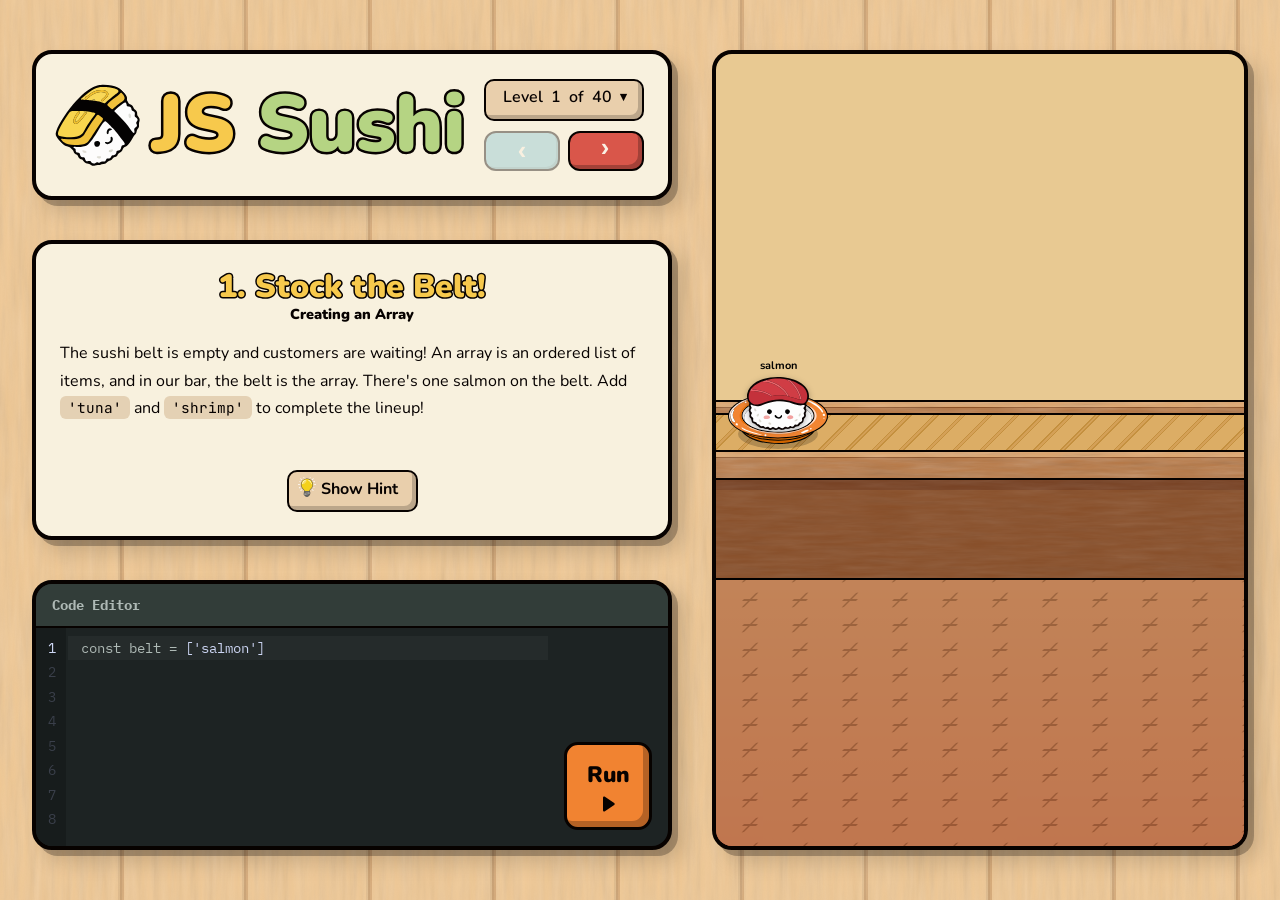
<file: index.html>
<!DOCTYPE html>
<html lang="en" prefix="og: https://ogp.me/ns#">
<head>
  <meta charset="UTF-8">
  <meta name="viewport" content="width=device-width, initial-scale=1.0">
  <title>JS Sushi — Learn JavaScript Arrays Through an Interactive Sushi Belt Game</title>
  <meta name="description" content="Learn JavaScript array methods by writing real code that controls a visual sushi conveyor belt. 40 interactive levels covering push, pop, map, filter, reduce, spread, destructuring and more.">
  <meta name="keywords" content="JavaScript, learn JavaScript, JavaScript arrays, array methods, interactive coding, coding game, sushi belt, push, pop, map, filter, reduce, spread operator, destructuring, beginner JavaScript, learn to code">
  <meta name="author" content="JS Sushi">
  <meta name="robots" content="index, follow">
  <meta name="theme-color" content="#1e1e2e">
  <link rel="canonical" href="https://denn1s.github.io/js-sushi/">

  <!-- Open Graph / Facebook -->
  <meta property="og:type" content="website">
  <meta property="og:url" content="https://denn1s.github.io/js-sushi/">
  <meta property="og:title" content="JS Sushi — Learn JavaScript Arrays Through an Interactive Sushi Belt Game">
  <meta property="og:description" content="Write real JavaScript to manipulate a visual sushi conveyor belt. 40 levels covering arrays from basics to advanced patterns like map, filter, reduce, spread, and destructuring.">
  <meta property="og:image" content="https://denn1s.github.io/js-sushi/favicon/android-chrome-512x512.png">
  <meta property="og:image:width" content="512">
  <meta property="og:image:height" content="512">
  <meta property="og:image:alt" content="JS Sushi mascot — a friendly sushi character">
  <meta property="og:site_name" content="JS Sushi">
  <meta property="og:locale" content="en_US">

  <!-- Twitter Card -->
  <meta name="twitter:card" content="summary_large_image">
  <meta name="twitter:title" content="JS Sushi — Learn JavaScript Arrays Through an Interactive Sushi Belt Game">
  <meta name="twitter:description" content="Write real JavaScript to manipulate a visual sushi conveyor belt. 40 levels covering arrays from basics to advanced patterns.">
  <meta name="twitter:image" content="https://denn1s.github.io/js-sushi/favicon/android-chrome-512x512.png">
  <meta name="twitter:image:alt" content="JS Sushi mascot — a friendly sushi character">

  <!-- Structured Data -->
  <script type="application/ld+json">
  {
    "@context": "https://schema.org",
    "@type": "WebApplication",
    "name": "JS Sushi",
    "url": "https://denn1s.github.io/js-sushi/",
    "description": "An interactive browser game that teaches JavaScript array methods through a sushi conveyor belt metaphor. 40 levels across 7 chapters.",
    "applicationCategory": "EducationalApplication",
    "operatingSystem": "Any",
    "browserRequirements": "Requires a modern browser with ES module support",
    "offers": {
      "@type": "Offer",
      "price": "0",
      "priceCurrency": "USD"
    },
    "author": {
      "@type": "Organization",
      "name": "JS Sushi"
    },
    "image": "https://denn1s.github.io/js-sushi/favicon/android-chrome-512x512.png",
    "screenshot": "https://denn1s.github.io/js-sushi/favicon/android-chrome-512x512.png",
    "educationalLevel": "Beginner",
    "learningResourceType": "Interactive game",
    "teaches": "JavaScript array methods",
    "inLanguage": "en",
    "isAccessibleForFree": true
  }
  </script>
  <script type="application/ld+json">
  {
    "@context": "https://schema.org",
    "@type": "Course",
    "name": "Learn JavaScript Arrays with JS Sushi",
    "description": "Master JavaScript array methods through 40 interactive levels. Topics include array creation, push, pop, splice, slice, map, filter, reduce, spread operator, and destructuring.",
    "provider": {
      "@type": "Organization",
      "name": "JS Sushi"
    },
    "isAccessibleForFree": true,
    "educationalLevel": "Beginner",
    "inLanguage": "en",
    "numberOfCredits": 0,
    "hasCourseInstance": {
      "@type": "CourseInstance",
      "courseMode": "Online",
      "courseWorkload": "PT2H"
    }
  }
  </script>

  <!-- Favicons -->
  <link rel="icon" type="image/x-icon" href="favicon/favicon.ico">
  <link rel="icon" type="image/png" sizes="32x32" href="favicon/favicon-32x32.png">
  <link rel="icon" type="image/png" sizes="16x16" href="favicon/favicon-16x16.png">
  <link rel="apple-touch-icon" sizes="180x180" href="favicon/apple-touch-icon.png">
  <link rel="manifest" href="favicon/site.webmanifest">

  <!-- Fonts -->
  <link rel="preconnect" href="https://fonts.googleapis.com">
  <link rel="preconnect" href="https://fonts.gstatic.com" crossorigin>
  <link href="https://fonts.googleapis.com/css2?family=IBM+Plex+Mono:wght@400;500;700&display=swap" rel="stylesheet">
  <link rel="stylesheet" href="css/variables.css">
  <link rel="stylesheet" href="css/style.css">
  <link rel="stylesheet" href="css/belt.css">
  <link rel="stylesheet" href="css/wood-grain.css">
  <link rel="stylesheet" href="css/bento.css">
  <link rel="stylesheet" href="css/title.css">
  <link rel="stylesheet" href="css/instructions.css">
  <link rel="stylesheet" href="css/editor-area.css">
</head>
<body>

  <!-- SVG filter for wood grain texture — remove with css/wood-grain.css -->
  <svg width="0" height="0" style="position:absolute">
    <filter id="wood-grain">
      <feTurbulence
        type="fractalNoise"
        baseFrequency="0.02 0.2"
        numOctaves="4"
        seed="3"
        stitchTiles="stitch"
      />
      <feColorMatrix type="saturate" values="0" />
    </filter>
  </svg>

  <main class="bento">
    <div class="bento-card title-area">
      <div class="title-left">
        <img class="mascot" src="svg/mascot.svg" alt="Sushi mascot">
        <h1 class="game-title"><span class="title-js">JS</span> <span class="title-sushi">Sushi</span></h1>
      </div>
      <div class="title-right">
        <button class="level-dropdown" id="level-dropdown">
          Level <span id="current-level">1</span> of <span id="total-levels">40</span>
          <span class="dropdown-arrow">&#9662;</span>
        </button>
        <div class="level-modal-overlay hidden" id="level-modal-overlay"></div>
        <div class="level-modal hidden" id="level-modal">
          <div class="level-modal-title">Select Level</div>
          <div class="level-grid" id="level-grid"></div>
        </div>
        <div class="nav-arrows">
          <button class="arrow-btn arrow-left" id="prev-btn">
            <span class="arrow-icon">&lsaquo;</span>
          </button>
          <button class="arrow-btn arrow-right" id="next-btn">
            <span class="arrow-icon">&rsaquo;</span>
          </button>
        </div>
      </div>
    </div>
    <div class="bento-card instructions-area">
      <div class="instructions-header">
        <h2 class="instructions-title" id="level-title">1. Your First Belt</h2>
        <p class="instructions-subtitle" id="level-subtitle">Array literal syntax</p>
      </div>
      <div class="instructions-body" id="level-description">
        <p>Create your first sushi belt by writing an array with <code>'salmon'</code> inside it.</p>
      </div>
      <div class="hint-wrapper">
        <button class="hint-btn" id="hint-btn">
          <img class="hint-icon" src="svg/light.svg" alt="">
          <span>Show Hint</span>
        </button>
        <div class="hint-modal-overlay hidden" id="hint-modal-overlay"></div>
        <div class="hint-modal hidden" id="hint-modal">
          <p id="level-hint">Use square brackets to create an array.</p>
        </div>
      </div>
    </div>
    <div class="bento-card editor-area">
      <div class="editor-topbar">
        <span class="editor-topbar-title">Code Editor</span>
      </div>
      <div class="editor-content">
        <div class="editor-body">
          <div id="editor-container"></div>
        </div>
        <div class="editor-run">
          <button class="run-btn" id="run-btn">
          Run
          <svg class="play-icon" viewBox="0 0 24 24" fill="var(--content-text)">
            <path d="M6 4.5c0-1.2 1.3-1.9 2.3-1.2l11.1 7.5c.9.6.9 1.8 0 2.4L8.3 20.7C7.3 21.4 6 20.7 6 19.5z"/>
          </svg>
        </button>
        </div>
      </div>
    </div>
    <div class="bento-card sushi-area">
      <div class="belt-container" id="belt-display"></div>
      <div class="belt-container second-belt hidden" id="belt-display-2"></div>
      <div class="plate-container hidden" id="plate-display"></div>
      <div class="table-wall hidden"></div>
    </div>
  </main>

  <script type="module" src="js/main.js"></script>
</body>
</html>
</file>
<file: css/variables.css>
:root {
  /* Wood */
  --wood-base: #F0C894;
  --wood-grain: #DAAC78;

  /* Palette */
  --red: #D9564A;
  --blue: #83C4D3;
  --yellow: #F7C94C;
  --orange: #F18331;
  --white: #FAF0E4;
  --green: #B5D483;

  /* Content */
  --content-bg: #F8F1DE;
  --content-highlight: #E4D1B4;
  --content-text: #070200;
}
</file>
<file: css/style.css>
@import url('https://fonts.googleapis.com/css2?family=Nunito:wght@400;600;700;800;900&family=JetBrains+Mono:wght@400;500&display=swap');

* {
  margin: 0;
  padding: 0;
  box-sizing: border-box;
}

body {
  font-family: 'Nunito', sans-serif;
  background:
    /* Soft shadow on grain lines for depth */
    repeating-linear-gradient(
      to right,
      transparent 0px,
      transparent 118px,
      rgba(0, 0, 0, 0.06) 118px,
      rgba(0, 0, 0, 0.06) 122px,
      transparent 122px,
      transparent 124px
    ),
    /* Thin grain separator lines */
    repeating-linear-gradient(
      to right,
      var(--wood-base) 0px,
      var(--wood-base) 120px,
      var(--wood-grain) 120px,
      var(--wood-grain) 124px
    );
  background-color: var(--wood-base);
  color: var(--content-text);
  min-height: 100vh;
  display: flex;
  flex-direction: column;
  align-items: center;
}

.hidden {
  display: none !important;
}

/* Animations */
@keyframes shake {
  0%, 100% { transform: translateX(0) }
  25% { transform: translateX(-6px) }
  50% { transform: translateX(6px) }
  75% { transform: translateX(-4px) }
}

@keyframes popIn {
  from { transform: scale(0.5); opacity: 0 }
  to { transform: scale(1); opacity: 1 }
}

@media (max-width: 1200px) {
  body {
    background:
      repeating-linear-gradient(
        to right,
        transparent 0px,
        transparent 38px,
        rgba(0, 0, 0, 0.06) 38px,
        rgba(0, 0, 0, 0.06) 42px,
        transparent 42px,
        transparent 44px
      ),
      repeating-linear-gradient(
        to right,
        var(--wood-base) 0px,
        var(--wood-base) 40px,
        var(--wood-grain) 40px,
        var(--wood-grain) 44px
      );
    background-color: var(--wood-base);
  }
}
</file>
<file: css/belt.css>
/* 3D Conveyor belt */
.conveyor {
  position: relative;
  margin-top: 80px;
}

.conveyor-back {
  position: absolute;
  top: 0;
  left: 0;
  right: 0;
  height: 15px;
  background: #5C3A1E;
  z-index: 1;
  background: linear-gradient(
    180deg,
    rgba(223, 164, 106, 1) 5px,
    rgba(138, 75, 28, 1) 5px,
    rgba(138, 75, 28, 1) 6px,
    rgba(183, 119, 67, 1) 6px,
    rgba(183, 119, 67, 1) 100%
    );
  border-bottom: 2px solid var(--content-text);
  border-top: 2px solid var(--content-text);

}

.conveyor-surface {
  position: relative;
  top: 8px;
  left: 0;
  right: 0;
  bottom: 12px;
  background: repeating-linear-gradient(
    -45deg,
    #D4A057,
    #D4A057 2px,
    #C4903F 2px,
    #C4903F 3px,
    #DCAD65 3px,
    #DCAD65 18px,
    #C4903F 18px,
    #C4903F 19px
    );
  z-index: 0;
  height: 50px;
}

.conveyor-front {
  position: relative;
  bottom: 0;
  left: 0;
  right: 0;
  height: 30px;
  background: linear-gradient(
    180deg,
    rgba(223, 164, 106, 1) 5px,
    rgba(138, 75, 28, 1) 5px,
    rgba(138, 75, 28, 1) 6px,
    rgba(183, 119, 67, 1) 6px,
    rgba(183, 119, 67, 1) 100%
    );
  z-index: 2;
  border-bottom: 2px solid var(--content-text);
  border-top: 2px solid var(--content-text);
  /* box-shadow: 0 2px 4px rgba(0, 0, 0, 0.2); */
}

.conveyor-wall {
  height: 100px;
  background: linear-gradient(
    180deg,
    #774021,
    #774021 10px,
    #884e28 10px,
    #884e28
    );
  position: relative;
  border-bottom: 2px solid black;
}

/* Wood grain texture on conveyor pieces */
.conveyor-wall::before {
  opacity: 0.15;
}

.conveyor-front::before,
.conveyor-back::before {
  opacity: 0.30;
}

.conveyor-wall::before,
.conveyor-front::before,
.conveyor-back::before {
  content: '';
  position: absolute;
  top: 0;
  inset: 0;
  filter: url(#wood-grain);
  background: var(--wood-grain, #a0764a);
  pointer-events: none;
}

.conveyor-wall,
.conveyor-front,
.conveyor-back {
  overflow: hidden;
}

.belt-container {
  position: relative;
  z-index: 1;
}

/* Belt items container */
.belt-items {
  position: absolute;
  z-index: 10;
  display: flex;
  align-items: flex-end;
  justify-content: center;
  gap: 4px;
  padding: 0 12px 16px;
  min-height: 120px;
  top: -60px;
}

.belt-empty {
  align-items: center;
  justify-content: center;
}

.belt-empty-label {
  display: none;
  color: #6c7086;
  font-size: 14px;
  font-family: sans-serif;
}

.belt-label {
  display: none;
  text-align: center;
  color: black;
  font-size: 12px;
  margin-top: 2px;
  position: absolute;
  font-weight: bold;
  top: -70px;
  width: 100%;
  left: 0;
}

/* Individual sushi-on-plate item */
.sushi-item {
  position: relative;
  display: flex;
  flex-direction: column;
  align-items: center;
  width: 100px;
  flex-shrink: 0;
  animation: slideIn 0.4s ease calc(var(--delay)) both;
}

/* shadow for the item */
.sushi-item::after {
  content: '';
  position: absolute;
  width: 80%;
  height: 30px;
  background: black;
  opacity: 0.2;
  bottom: -5px;
  z-index: -1;
  border-radius: 100%;
}

.second-belt {
  margin-top: -160px;
  z-index: 10;
}

@keyframes slideIn {
from {
  transform: translateY(-20px);
  opacity: 0;
}
to {
  transform: translateY(0);
  opacity: 1;
}
}

/* Plate image — full width of item */
.sushi-plate {
  width: 100%;
  height: auto;
  display: block;
}

/* Sushi piece — centered on top of plate */
.sushi-piece {
  position: absolute;
  width: 62%;
  top: -30%;
  left: 50%;
  transform: translateX(-50%);
  filter: drop-shadow(0 2px 3px rgba(0, 0, 0, 0.3));
}

/* Shrimp override — wider and offset for the tail */
.sushi-item[data-sushi="shrimp"] .sushi-piece {
  width: 66%;
  left: 55%;
}

/* Fallback inline SVG sushi */
.sushi-piece-fallback {
  width: 55%;
  top: 12%;
}

/* Label below plate */
.sushi-label {
  display: block;
  text-align: center;
  color: black;
  font-weight: bold;
  font-size: 11px;
  position: absolute;
  top: -35px;
}

/* Highlighted sushi item — THE CHOSEN SUSHI — massive golden divine glow */
.sushi-item.highlighted {
  animation: chosenFloat 2s ease-in-out infinite;
  z-index: 20;
}

.sushi-item.highlighted .sushi-piece {
  filter:
    drop-shadow(0 0 18px #f7c94c)
    drop-shadow(0 0 40px rgba(247, 201, 76, 0.7))
    drop-shadow(0 0 70px rgba(247, 201, 76, 0.5))
    drop-shadow(0 0 100px rgba(255, 215, 0, 0.35));
  animation: glowPulse 1.5s ease-in-out infinite;
}

/* Golden halo ring behind the chosen sushi */
.sushi-item.highlighted::before {
  content: '';
  position: absolute;
  top: -35%;
  left: 50%;
  transform: translateX(-50%);
  width: 130px;
  height: 130px;
  border-radius: 50%;
  background: radial-gradient(circle, rgba(255, 215, 0, 0.35) 0%, rgba(247, 201, 76, 0.15) 40%, transparent 70%);
  animation: haloBreath 2s ease-in-out infinite;
  pointer-events: none;
  z-index: -1;
}

@keyframes glowPulse {
  0%, 100% {
    filter:
      drop-shadow(0 0 16px #f7c94c)
      drop-shadow(0 0 36px rgba(247, 201, 76, 0.6))
      drop-shadow(0 0 60px rgba(247, 201, 76, 0.4))
      drop-shadow(0 0 90px rgba(255, 215, 0, 0.25));
  }
  50% {
    filter:
      drop-shadow(0 0 28px #ffd700)
      drop-shadow(0 0 56px rgba(255, 215, 0, 0.8))
      drop-shadow(0 0 90px rgba(247, 201, 76, 0.6))
      drop-shadow(0 0 120px rgba(255, 215, 0, 0.4));
  }
}

/* Gentle levitation */
@keyframes chosenFloat {
  0%, 100% { transform: translateY(0); }
  50% { transform: translateY(-6px); }
}

/* Halo breathing */
@keyframes haloBreath {
  0%, 100% { transform: translateX(-50%) scale(1); opacity: 0.7; }
  50% { transform: translateX(-50%) scale(1.2); opacity: 1; }
}

@keyframes popIn {
0% {
  transform: scale(0.3);
  opacity: 0;
}
60% {
  transform: scale(1.08);
  opacity: 1;
}
100% {
  transform: scale(1);
  opacity: 1;
}
}

/* Second belt (lower tier) */
.second-belt.belt-success {
  animation: secondBeltReveal 0.4s ease both;
}

@keyframes secondBeltReveal {
from {
  opacity: 0;
  transform: translateY(-8px);
}
to {
  opacity: 1;
  transform: translateY(0);
}
}

/* Plate container — wooden table surface */
.plate-container {
  position: relative;
  z-index: 20;
  display: flex;
  justify-content: center;
  align-items: flex-end;
  gap: 16px;
  background: #B77743;
  overflow: visible;
  height: 100px;
  margin-top: -80px;
  background: linear-gradient(
    180deg,
    rgba(223, 164, 106, 1),
    rgba(223, 164, 106, 1) 70px,
    rgba(138, 75, 28, 1) 70px,
    rgba(138, 75, 28, 1) 71px,
    rgba(183, 119, 67, 1) 71px,
    rgba(183, 119, 67, 1) 100px
    );
  border-bottom: 2px solid var(--content-text);
  border-top: 2px solid var(--content-text);
}

/* Wood grain texture on table top */
.plate-container::before {
  content: '';
  position: absolute;
  inset: 0;
  filter: url(#wood-grain);
  background: var(--wood-grain, #a0764a);
  opacity: 0.15;
  pointer-events: none;
}


/* Table wall — depth below plate container */
.table-wall {
  position: relative;
  z-index: 19;
  height: 70px;
  background: linear-gradient(
    180deg,
    #774021,
    #774021 10px,
    #884e28 10px,
    #884e28
    );
  position: relative;
  overflow: hidden;
  border: 2px solid black;
}

.table-wall::before {
  content: '';
  position: absolute;
  inset: 0;
  filter: url(#wood-grain);
  background: var(--wood-grain, #a0764a);
  opacity: 0.15;
  pointer-events: none;
}

.table-wall.hidden {
  display: none;
}

/* Plate items */
.plate-item {
  animation: plateSlideUp 0.4s ease calc(var(--plate-delay, 0s)) both;
}

.plate-container.hidden {
  display: none;
}

/* Plate item inner wrapper */
.plate-item-inner {
  position: relative;
  display: flex;
  flex-direction: column;
  align-items: center;
  margin-top: -125px;
  container-type: inline-size;
  width: 60px;
}

/* Shadow under plate items */
.plate-item-inner::after {
  content: '';
  position: absolute;
  width: 100px;
  height: 35px;
  background: black;
  opacity: 0.2;
  bottom: 8px;
  z-index: -1;
  border-radius: 100%;
}

/* White plate image on table */
.table-plate-img {
  width: 140px;
  height: auto;
  display: block;
}

/* Sushi piece on top of white plate */
.table-sushi-piece {
  position: absolute;
  width: 130%;
  top: -20%;
  left: -10%;
  filter: drop-shadow(0 2px 3px rgba(0, 0, 0, 0.3));
}

.table-sushi-piece[src="svg/sushi/shrimp.svg"] {
  width: 140%;
}

/* Receipt/paper image on table */
.table-receipt-img {
  width: 80px;
  height: auto;
  display: block;
}

/* Value text on receipt */
.table-value-text {
  position: absolute;
  top: 30px;
  transform: translate(-50%, -50%);
  font-weight: bold;
  font-family: sans-serif;
  color: #1e1e2e;
  text-align: center;
  max-width: 70px;
  overflow-wrap: break-word;
}

.table-value-text.single {
  font-size: 3em;
}

.table-value-text.long {
  font-size: 1em;
}

/* Question mark overlay for empty plates */
.table-question-mark {
  position: absolute;
  top: 35%;
  left: 50%;
  transform: translate(-50%, -50%);
  font-size: 28px;
  font-family: sans-serif;
  color: #6c7086;
}

/* Label below plate items */
.table-plate-label {
  display: block;
  text-align: center;
  color: black;
  font-weight: bold;
  font-size: 11px;
  font-family: sans-serif;
  margin-top: 4px;
}

/* Bouncy celebration pulse on sushi area after success */
@keyframes successBounce {
  0%   { transform: scale(1); }
  30%  { transform: scale(1.03); }
  60%  { transform: scale(0.98); }
  100% { transform: scale(1); }
}

.sushi-area.success-bounce {
  animation: successBounce 0.5s ease;
}

@keyframes plateSlideUp {
from {
  transform: translateY(20px);
  opacity: 0;
}
to {
  transform: translateY(0);
  opacity: 1;
}
}

/* Plate sushi entrance */
.plate-sushi {
  animation: popIn 0.4s ease 0.2s both;
}

/* Value badge entrance */
.value-badge {
  animation: badgePop 0.4s ease 0.2s both;
}

@keyframes badgePop {
0% {
  transform: scale(0.3);
  opacity: 0;
}
60% {
  transform: scale(1.1);
  opacity: 1;
}
100% {
  transform: scale(1);
  opacity: 1;
}
}
</file>
<file: css/wood-grain.css>
/* Wood grain overlay using SVG feTurbulence
   To remove: delete the <link> to this file in index.html
   and the <svg> filter block in the <body> */

body::before {
  content: '';
  position: fixed;
  inset: 0;
  z-index: 0;
  pointer-events: none;
  filter: url(#wood-grain);
  transform: rotate(90deg) scale(1.5);
  background: var(--wood-grain);
  opacity: 0.20;
}

body > * {
  position: relative;
  z-index: 1;
}
</file>
<file: css/bento.css>
.bento {
  display: grid;
  grid-template-columns: minmax(640px, 1fr) 1fr;
  grid-template-rows: auto 1fr auto;
  grid-template-areas:
    "title  sushi"
    "info   sushi"
    "editor sushi";
  gap: 40px;
  padding: 32px;
  width: 100%;
  max-width: 1400px;
  max-height: calc(100vw * 3 / 4);
  margin: auto;
  box-sizing: border-box;
}

.bento-card {
  background: var(--content-bg);
  border: 4px solid var(--content-text);
  border-radius: 20px;
  padding: 24px;
  color: var(--content-text);
  box-shadow:
    6px 6px 0 rgba(7, 2, 0, 0.25),
    12px 12px 20px rgba(7, 2, 0, 0.15);
}

.title-area {
  grid-area: title;
  height: 150px;
}

.instructions-area {
  grid-area: info;
  height: 300px;
}

.editor-area {
  grid-area: editor;
  height: 270px;
}

.sushi-area {
  position: relative;
  grid-area: sushi;
  padding: 0;
  overflow: hidden;
  display: flex;
  justify-content: center;
  align-items: center;
  flex-direction: column;

  background: linear-gradient(
    180deg,
    #e8c992 50%,
    #db654b
  )
}

.sushi-area::after {
  content: '';
  opacity: 0.8;
  background-color: #e8c992;

opacity: 0.8;
background: radial-gradient(circle, transparent 20%, #ba7b50 20%, #ba7b50 80%, transparent 80%, transparent), radial-gradient(circle, transparent 20%, #ba7b50 20%, #ba7b50 80%, transparent 80%, transparent) 25px 25px, linear-gradient(#8b5531 2px, transparent 2px) 0 -1px, linear-gradient(90deg, #8b5531 2px, #ba7b50 2px) -1px 0;
background-size: 50px 50px, 50px 50px, 25px 25px, 25px 25px;
  background-repeat: repeat;
  bottom: 0;
  width: 200%;
  position: absolute;
  height: 50%;
  transform: skewX(-45deg);
}

.sushi-area > div {
  width: 100%;
}

@media (max-width: 1200px) {
  .bento {
    grid-template-columns: 1fr;
    grid-template-rows: auto;
    grid-template-areas:
      "title"
      "info"
      "editor"
      "sushi";
    max-height: none;
    padding: 10px;
    gap: 20px;
  }

  .title-area {
    min-height: auto;
  }

  .instructions-area {
    min-height: auto;
    height: auto;
  }

  .editor-area {
    height: auto;
  }

  .bento-card {
    padding: 16px;
  }

  .sushi-area {
    padding: 0;
  }
}
</file>
<file: css/title.css>
.title-area {
  display: grid;
  grid-template-columns: 1fr auto;
  align-items: center;
  gap: 16px;
  padding: 16px 24px;
}

/* Left: mascot + title */
.title-left {
  display: flex;
  align-items: center;
  gap: 12px;
}

.mascot {
  width: 80px;
  height: 80px;
  flex-shrink: 0;
  transform: rotate(-45deg);
}

.game-title {
  font-size: 5rem;
  font-weight: 900;
  line-height: 1;
  -webkit-text-stroke: 5px var(--content-text);
  text-stroke: 5px var(--content-text);
  paint-order: stroke fill;
  letter-spacing: -0.5px;
}

.title-js {
  color: var(--yellow);
}

.title-sushi {
  color: var(--green);
}

/* Right: dropdown + arrows */
.title-right {
  display: flex;
  flex-direction: column;
  align-items: center;
  gap: 10px;
  position: relative;
}

@media (max-width: 1200px) {
  .title-area {
    grid-template-columns: 1fr;
    grid-template-rows: auto auto;
    justify-items: center;
    gap: 12px;
    height: auto;
  }

  .title-right {
    flex-direction: row;
    width: 300px;
    justify-content: center;
  }
}

/* Level dropdown */
.level-dropdown {
  background: #E9CFAC;
  border: 2px solid var(--content-text);
  border-radius: 10px;
  padding: calc(8px - 3px) calc(16px - 1px) calc(8px + 3px) calc(16px + 1px);
  font-size: 1rem;
  font-weight: 600;
  color: var(--content-text);
  cursor: pointer;
  font-family: inherit;
  display: flex;
  align-items: center;
  justify-content: center;
  gap: 8px;
  width: 160px;
  height: 42px;
  box-sizing: border-box;
  box-shadow: inset -4px -4px 0 rgba(0, 0, 0, 0.2);
  transition: box-shadow 0.1s;
}

.level-dropdown:active {
  box-shadow: inset -2px -2px 0 rgba(0, 0, 0, 0.12);
  padding: 8px 16px;
}

.level-dropdown:hover {
  background: var(--content-highlight);
}

.dropdown-arrow {
  font-size: 0.8rem;
}

/* Level selector modal */
.level-modal-overlay {
  position: fixed;
  inset: 0;
  z-index: 99;
}

.level-modal {
  position: absolute;
  top: -2px;
  right: -2px;
  background: #E9CFAC;
  overflow: hidden;
  border: 4px solid var(--content-text);
  border-radius: 20px;
  padding: 20px;
  box-shadow:
    6px 6px 0 rgba(7, 2, 0, 0.3),
    inset -4px -4px 0 rgba(0, 0, 0, 0.06);
  z-index: 100;
}

.level-modal::before {
  content: '';
  position: absolute;
  inset: 0;
  filter: url(#wood-grain);
  background: var(--wood-grain);
  opacity: 0.2;
  pointer-events: none;
  transform: rotate(90deg) scale(1.5);
}

.level-modal > * {
  position: relative;
  z-index: 1;
}

.level-modal-title {
  font-size: 1rem;
  font-weight: 900;
  color: var(--content-text);
  text-align: center;
  margin-bottom: 14px;
}

.level-grid {
  display: grid;
  grid-template-columns: repeat(7, 1fr);
  gap: 8px;
}

.level-dot {
  width: 32px;
  height: 32px;
  border-radius: 8px;
  border: 2px solid var(--content-text);
  background: #E9CFAC;
  color: var(--content-text);
  font-size: 0.75rem;
  font-weight: 800;
  cursor: pointer;
  display: flex;
  align-items: center;
  justify-content: center;
  font-family: inherit;
  box-shadow: inset -3px -3px 0 rgba(0, 0, 0, 0.15);
  transition: box-shadow 0.1s;
  padding: 0;
}

.level-dot:hover {
  background: var(--content-highlight);
}

.level-dot:active {
  box-shadow: inset -1px -1px 0 rgba(0, 0, 0, 0.1);
}

.level-dot.completed {
  background: var(--green);
  color: var(--content-text);
  box-shadow: inset -3px -3px 0 rgba(0, 0, 0, 0.15);
}

.level-dot.active {
  background: var(--orange);
  color: var(--white);
  box-shadow: inset -3px -3px 0 rgba(0, 0, 0, 0.2);
}

/* Nav arrows */
.nav-arrows {
  display: flex;
  gap: 8px;
  width: 100%;
}

.arrow-btn {
  flex: 1;
  height: 40px;
  border: 2px solid var(--content-text);
  border-radius: 12px;
  cursor: pointer;
  display: flex;
  align-items: center;
  justify-content: center;
  transition: box-shadow 0.1s;
  box-shadow: inset -4px -4px 0 rgba(0, 0, 0, 0.25);
}

.arrow-btn:active {
  box-shadow: inset -2px -2px 0 rgba(0, 0, 0, 0.15);
}

.arrow-btn:active .arrow-icon {
  transform: none;
}

.arrow-btn:disabled {
  opacity: 0.4;
  cursor: not-allowed;
  box-shadow: inset -2px -2px 0 rgba(0, 0, 0, 0.15);
}

.arrow-btn:disabled .arrow-icon {
  transform: none;
}

.arrow-left {
  background: var(--blue);
}

.arrow-right {
  background: var(--red);
}

.arrow-icon {
  color: var(--white);
  font-size: 1.6rem;
  font-weight: 700;
  line-height: 1;
  paint-order: stroke fill;
  transform: translate(-1px, -3px);
}
</file>
<file: css/instructions.css>
.instructions-area {
  display: flex;
  flex-direction: column;
  gap: 16px;
}

.instructions-header {
  text-align: center;
}

.instructions-title {
  font-size: 2rem;
  font-weight: 900;
  color: var(--yellow);
  -webkit-text-stroke: 3px var(--content-text);
  text-stroke: 3px var(--content-text);
  paint-order: stroke fill;
  line-height: 1.2;
}

.instructions-subtitle {
  font-size: 0.9rem;
  font-weight: 900;
  color: var(--content-text);
  margin-top: -2px;
}

.instructions-body {
  font-size: 1rem;
  line-height: 1.7;
  color: var(--content-text);
}

.instructions-body code {
  background: var(--content-highlight);
  padding: 2px 8px;
  border-radius: 6px;
  font-family: 'JetBrains Mono', monospace;
  font-size: 0.9em;
}

/* Success state — fade the card so the sushi area draws the eye */
.instructions-area.success-state {
  opacity: 0.75;
  transition: opacity 0.4s ease;
}

.hint-wrapper {
  align-self: center;
  position: relative;
  width: 100%;
  flex-grow: 1;
  display: flex;
  justify-content: center;
  align-items: flex-end;
}

.hint-btn {
  background: #E9CFAC;
  border: 2px solid var(--content-text);
  border-radius: 10px;
  padding: calc(8px - 2px) calc(16px + 2px) calc(8px + 2px) calc(10px - 2px);
  font-size: 1rem;
  font-weight: 700;
  color: var(--content-text);
  cursor: pointer;
  font-family: inherit;
  display: flex;
  align-items: center;
  gap: 4px;
  box-shadow: inset -4px -4px 0 rgba(0, 0, 0, 0.2);
  transition: box-shadow 0.1s;
  z-index: 2;
  white-space: nowrap;
}

.hint-btn:active {
  box-shadow: inset -2px -2px 0 rgba(0, 0, 0, 0.12);
  padding: 8px 13px 8px 13px;
}

.hint-btn.next-lesson-btn {
  background: var(--green);
  padding: 8px 18px 10px 18px;
  font-size: 1.05rem;
}

.hint-btn.next-lesson-btn:active {
  box-shadow: inset -2px -2px 0 rgba(0, 0, 0, 0.12);
  padding: 10px 16px 10px 20px;
}

.hint-icon {
  width: 20px;
  height: 20px;
  margin-top: -4px;
}

/* Hint modal */
.hint-modal-overlay {
  position: fixed;
  inset: 0;
  z-index: 99;
}

.hint-modal {
  position: absolute;
  bottom: 0;
  left: 50%;
  transform: translateX(-50%);
  width: 280px;
  background: #E9CFAC;
  overflow: hidden;
  border: 4px solid var(--content-text);
  border-radius: 20px;
  padding: 20px;
  box-shadow:
    6px 6px 0 rgba(7, 2, 0, 0.3),
    inset -4px -4px 0 rgba(0, 0, 0, 0.06);
  z-index: 100;
  font-size: 0.95rem;
  line-height: 1.6;
  color: var(--content-text);
}

.hint-modal::before {
  content: '';
  position: absolute;
  inset: 0;
  filter: url(#wood-grain);
  background: var(--wood-grain);
  opacity: 0.2;
  pointer-events: none;
  transform: rotate(90deg) scale(1.5);
}

.hint-modal > * {
  position: relative;
  z-index: 1;
}
</file>
<file: css/editor-area.css>
.editor-area {
  background: #1D2323;
  padding: 0;
  overflow: hidden;
  display: flex;
  flex-direction: column;
}

.editor-topbar {
  background: #323D39;
  padding: 10px 16px;
  border-bottom: 2px solid var(--content-text);
}

.editor-topbar-title {
  font-family: 'IBM Plex Mono', monospace;
  font-size: 0.85rem;
  font-weight: 700;
  color: #AEB9B5;
}

.editor-content {
  display: grid;
  grid-template-columns: 1fr 120px;
  flex: 1;
}

.editor-body {
  display: flex;
  flex-direction: column;
  overflow: hidden;
}

/* Custom editor */

.custom-editor {
  font-family: 'IBM Plex Mono', monospace;
  font-size: 0.85rem;
  line-height: 1.8;
  flex: 1;
  display: flex;
  flex-direction: column;
  padding: 8px 0 8px 4ch;
  cursor: text;
  position: relative;
  height: 228px;
}

.custom-editor::before {
  content: '';
  position: absolute;
  top: 0;
  left: 0;
  width: 30px;
  height: 20px;
  background: #171c1c;
}

.custom-editor::after {
  content: '';
  position: absolute;
  bottom: 0;
  left: 0;
  width: 30px;
  height: 20px;
  background: #171c1c;
}

.editor-line {
  display: flex;
  align-items: flex-start;
  position: relative;
}

.line-num {
  width: 30px;
  margin-left: -4ch;
  padding-right: 10px;
  margin-right: 15px;
  flex-shrink: 0;
  text-align: right;
  color: #6c7086;
  user-select: none;
  background: #171c1c;
  box-shadow: -20px 0 0 0 #171c1c;
}

.editor-line.editable {
  background: rgba(255, 255, 255, 0.04);
}

.editor-line.editable .line-num {
  color: #cdd6f4;
}

.editor-line.empty .line-num {
  color: #3a3f4a;
}

.line-text {
  color: #AEB9B5;
  white-space: pre-wrap;
}

.locked-prefix {
  color: #AEB9B5;
  white-space: pre;
}

.code-input {
  flex: 1;
  background: transparent;
  border: none;
  outline: none;
  color: #cdd6f4;
  font-family: inherit;
  font-size: inherit;
  line-height: inherit;
  padding: 0;
  caret-color: #f5e0dc;
}

#editor-container {
  overflow: hidden;
  position: relative;
}

.editor-toast {
  position: absolute;
  bottom: 12px;
  left: 50%;
  transform: translateX(-50%);
  max-width: 80%;
  padding: 8px 16px;
  border: 2px solid var(--content-text);
  border-radius: 10px;
  font-family: 'Nunito', sans-serif;
  font-size: 0.8rem;
  font-weight: 700;
  text-align: center;
  color: var(--content-text);
  z-index: 10;
  animation: toast-in 0.2s ease-out;
}

.editor-toast.success {
  background: var(--green);
}

.editor-toast.error {
  background: var(--red);
  color: var(--white);
}

@keyframes toast-in {
  from {
    opacity: 0;
    transform: translateX(-50%) translateY(8px);
  }
  to {
    opacity: 1;
    transform: translateX(-50%) translateY(0);
  }
}

.editor-run {
  position: relative;
}

.run-btn {
  position: absolute;
  top: 114px;
  right: 16px;
  background: var(--orange);
  border: 3px solid var(--content-text);
  border-radius: 14px;
  width: 88px;
  height: 88px;
  padding: 0;
  font-family: 'Nunito', sans-serif;
  font-size: 1.4rem;
  font-weight: 900;
  color: var(--content-text);
  cursor: pointer;
  box-shadow: inset -6px -6px 0 rgba(0, 0, 0, 0.25);
  transition: box-shadow 0.1s, padding 0.1s;
  display: flex;
  flex-direction: column;
  align-items: center;
  justify-content: center;
  gap: 4px;
  box-sizing: border-box;
}

.play-icon {
  width: 20px;
  height: 20px;
}

.run-btn:active {
  box-shadow: inset -3px -3px 0 rgba(0, 0, 0, 0.15);
  padding: 3px 0 0 3px;
}

@media (max-width: 1200px) {
  .editor-content {
    grid-template-columns: 1fr;
  }

  .editor-run {
    display: flex;
    justify-content: center;
    padding: 12px;
  }

  .run-btn {
    position: static;
    width: 100%;
    height: 48px;
    flex-direction: row;
    border-radius: 12px;
    font-size: 1.1rem;
  }
}
</file>
